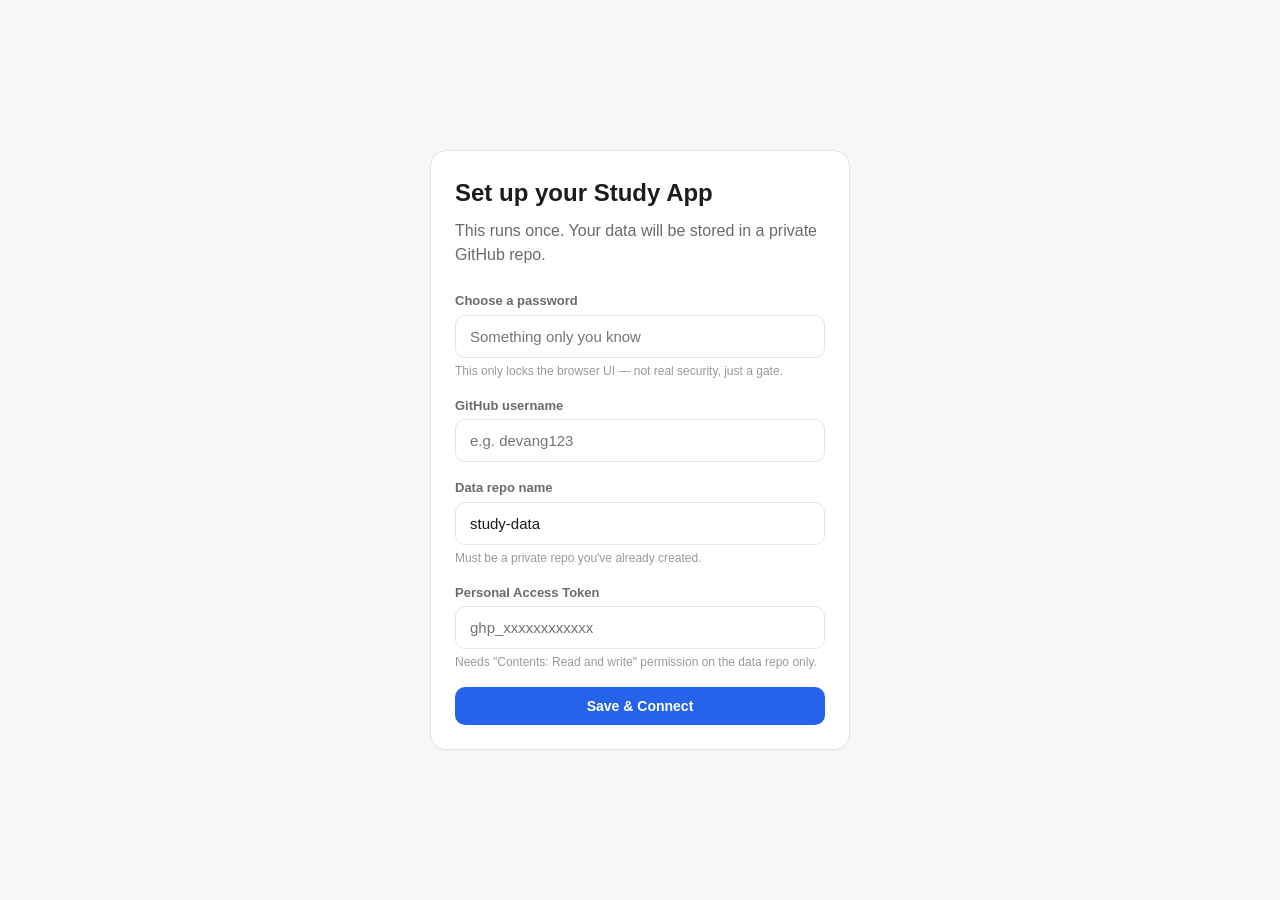
<file: index.html>
<!DOCTYPE html>
<html lang="en">
<head>
  <meta charset="UTF-8" />
  <meta name="viewport" content="width=device-width, initial-scale=1.0" />
  <title>Study App — Login</title>
  <link rel="stylesheet" href="css/style.css" />
</head>
<body>

  <div class="center-screen">
    <div class="card" style="max-width: 420px; width: 100%;">

      <!-- ============ LOGIN VIEW (returning user) ============ -->
      <div id="login-view" class="hidden">
        <h2 class="mb-sm">Welcome back</h2>
        <p class="text-muted mb-lg">Enter your password to continue.</p>

        <div class="form-group">
          <label class="form-label" for="login-password">Password</label>
          <input
            type="password"
            id="login-password"
            class="form-input"
            placeholder="Enter your password"
            autocomplete="current-password"
          />
        </div>

        <button id="login-btn" class="btn btn-primary btn-block">Unlock</button>
        <p id="login-error" class="text-center mt-md hidden" style="color: var(--color-error); font-size: 13px;"></p>

        <p class="text-center mt-lg">
          <a href="#" id="show-reset-link" style="font-size: 13px;">Reset setup</a>
        </p>
      </div>

      <!-- ============ SETUP VIEW (first time) ============ -->
      <div id="setup-view" class="hidden">
        <h2 class="mb-sm">Set up your Study App</h2>
        <p class="text-muted mb-lg">This runs once. Your data will be stored in a private GitHub repo.</p>

        <div class="form-group">
          <label class="form-label" for="setup-password">Choose a password</label>
          <input
            type="password"
            id="setup-password"
            class="form-input"
            placeholder="Something only you know"
            autocomplete="new-password"
          />
          <p class="form-hint">This only locks the browser UI — not real security, just a gate.</p>
        </div>

        <div class="form-group">
          <label class="form-label" for="setup-owner">GitHub username</label>
          <input
            type="text"
            id="setup-owner"
            class="form-input"
            placeholder="e.g. devang123"
          />
        </div>

        <div class="form-group">
          <label class="form-label" for="setup-repo">Data repo name</label>
          <input
            type="text"
            id="setup-repo"
            class="form-input"
            placeholder="study-data"
            value="study-data"
          />
          <p class="form-hint">Must be a private repo you've already created.</p>
        </div>

        <div class="form-group">
          <label class="form-label" for="setup-token">Personal Access Token</label>
          <input
            type="password"
            id="setup-token"
            class="form-input"
            placeholder="ghp_xxxxxxxxxxxx"
            autocomplete="off"
          />
          <p class="form-hint">
            Needs "Contents: Read and write" permission on the data repo only.
          </p>
        </div>

        <button id="setup-btn" class="btn btn-primary btn-block">Save &amp; Connect</button>
        <p id="setup-error" class="text-center mt-md hidden" style="color: var(--color-error); font-size: 13px;"></p>
        <p id="setup-status" class="text-center mt-md text-faint hidden" style="font-size: 13px;"></p>
      </div>

      <!-- ============ RESET CONFIRM VIEW ============ -->
      <div id="reset-view" class="hidden">
        <h2 class="mb-sm">Reset setup?</h2>
        <p class="text-muted mb-lg">
          This clears your saved password and GitHub connection from this browser.
          Your data in the GitHub repo is <strong>not</strong> deleted.
        </p>
        <button id="confirm-reset-btn" class="btn btn-danger btn-block">Yes, reset this browser</button>
        <button id="cancel-reset-btn" class="btn btn-secondary btn-block mt-sm">Cancel</button>
      </div>

    </div>
  </div>

  <script src="js/utils.js"></script>
  <script src="js/github-api.js"></script>
  <script src="js/auth.js"></script>
  <script>
    const loginView = document.getElementById("login-view");
    const setupView = document.getElementById("setup-view");
    const resetView = document.getElementById("reset-view");

    function showView(view) {
      [loginView, setupView, resetView].forEach(v => v.classList.add("hidden"));
      view.classList.remove("hidden");
    }

    function init() {
      if (Auth.isFullySetUp()) {
        showView(loginView);
      } else {
        showView(setupView);
      }
    }

    /* ---------- Login flow ---------- */

    document.getElementById("login-btn").addEventListener("click", async () => {
      const password = document.getElementById("login-password").value;
      const errorEl = document.getElementById("login-error");
      errorEl.classList.add("hidden");

      if (!password) {
        errorEl.textContent = "Please enter your password.";
        errorEl.classList.remove("hidden");
        return;
      }

      const ok = await Auth.checkPassword(password);
      if (ok) {
        Auth.unlock();
        window.location.href = "home.html";
      } else {
        errorEl.textContent = "Incorrect password.";
        errorEl.classList.remove("hidden");
      }
    });

    document.getElementById("login-password").addEventListener("keydown", (e) => {
      if (e.key === "Enter") document.getElementById("login-btn").click();
    });

    /* ---------- Setup flow ---------- */

    document.getElementById("setup-btn").addEventListener("click", async () => {
      const password = document.getElementById("setup-password").value;
      const owner = document.getElementById("setup-owner").value.trim();
      const repo = document.getElementById("setup-repo").value.trim() || "study-data";
      const token = document.getElementById("setup-token").value.trim();

      const errorEl = document.getElementById("setup-error");
      const statusEl = document.getElementById("setup-status");
      errorEl.classList.add("hidden");
      statusEl.classList.add("hidden");

      if (!password || !owner || !repo || !token) {
        errorEl.textContent = "Please fill in all fields.";
        errorEl.classList.remove("hidden");
        return;
      }

      const btn = document.getElementById("setup-btn");
      btn.disabled = true;
      statusEl.textContent = "Testing connection to GitHub…";
      statusEl.classList.remove("hidden");

      // Temporarily save config so testConnection can use it
      GitHubAPI.saveConfig({ token, owner, repo, branch: "main" });

      const works = await GitHubAPI.testConnection();

      if (!works) {
        GitHubAPI.clearConfig();
        btn.disabled = false;
        statusEl.classList.add("hidden");
        errorEl.textContent = "Couldn't connect. Check your username, repo name, and token permissions.";
        errorEl.classList.remove("hidden");
        return;
      }

      await Auth.setPassword(password);
      Auth.unlock();
      window.location.href = "home.html";
    });

    /* ---------- Reset flow ---------- */

    document.getElementById("show-reset-link").addEventListener("click", (e) => {
      e.preventDefault();
      showView(resetView);
    });

    document.getElementById("cancel-reset-btn").addEventListener("click", () => {
      showView(loginView);
    });

    document.getElementById("confirm-reset-btn").addEventListener("click", () => {
      localStorage.clear();
      sessionStorage.clear();
      showView(setupView);
    });

    init();
  </script>
</body>
</html>
</file>
<file: css/style.css>
/* ============================================
   STUDY APP — GLOBAL STYLES (Light Mode Only)
   ============================================ */

:root {
  /* Colors */
  --color-bg: #f7f7f5;
  --color-surface: #ffffff;
  --color-surface-alt: #fafaf9;
  --color-border: #e5e5e3;
  --color-text: #1c1c1a;
  --color-text-muted: #6b6b68;
  --color-text-faint: #9a9a97;

  --color-primary: #2563eb;
  --color-primary-hover: #1d4ed8;
  --color-primary-light: #eff6ff;

  --color-success: #16a34a;
  --color-success-bg: #dcfce7;
  --color-success-border: #86efac;

  --color-error: #dc2626;
  --color-error-bg: #fee2e2;
  --color-error-border: #fca5a5;

  --color-warning: #d97706;
  --color-warning-bg: #fef3c7;

  /* Spacing */
  --space-xs: 4px;
  --space-sm: 8px;
  --space-md: 16px;
  --space-lg: 24px;
  --space-xl: 32px;
  --space-2xl: 48px;

  /* Radius */
  --radius-sm: 6px;
  --radius-md: 10px;
  --radius-lg: 16px;

  /* Shadows */
  --shadow-sm: 0 1px 2px rgba(0, 0, 0, 0.04);
  --shadow-md: 0 2px 8px rgba(0, 0, 0, 0.06);
  --shadow-lg: 0 8px 24px rgba(0, 0, 0, 0.08);

  /* Font */
  --font-base: -apple-system, BlinkMacSystemFont, "Segoe UI", Roboto, Helvetica, Arial, sans-serif;
}

* {
  box-sizing: border-box;
  margin: 0;
  padding: 0;
}

html, body {
  height: 100%;
}

body {
  font-family: var(--font-base);
  background: var(--color-bg);
  color: var(--color-text);
  font-size: 16px;
  line-height: 1.5;
  -webkit-font-smoothing: antialiased;
}

a {
  color: var(--color-primary);
  text-decoration: none;
}

/* ============================================
   LAYOUT
   ============================================ */

.page {
  min-height: 100vh;
  display: flex;
  flex-direction: column;
}

.container {
  width: 100%;
  max-width: 720px;
  margin: 0 auto;
  padding: var(--space-lg);
}

.container-wide {
  width: 100%;
  max-width: 1000px;
  margin: 0 auto;
  padding: var(--space-lg);
}

.center-screen {
  min-height: 100vh;
  display: flex;
  align-items: center;
  justify-content: center;
  padding: var(--space-lg);
}

/* ============================================
   NAVBAR
   ============================================ */

.navbar {
  background: var(--color-surface);
  border-bottom: 1px solid var(--color-border);
  padding: var(--space-md) var(--space-lg);
  display: flex;
  align-items: center;
  justify-content: space-between;
  position: sticky;
  top: 0;
  z-index: 10;
}

.navbar-brand {
  font-weight: 700;
  font-size: 18px;
  color: var(--color-text);
}

.navbar-links {
  display: flex;
  gap: var(--space-lg);
  align-items: center;
}

.navbar-links a {
  color: var(--color-text-muted);
  font-size: 14px;
  font-weight: 500;
}

.navbar-links a:hover,
.navbar-links a.active {
  color: var(--color-primary);
}

/* ============================================
   CARD
   ============================================ */

.card {
  background: var(--color-surface);
  border: 1px solid var(--color-border);
  border-radius: var(--radius-lg);
  padding: var(--space-lg);
  box-shadow: var(--shadow-sm);
}

.card-title {
  font-size: 14px;
  font-weight: 600;
  color: var(--color-text-muted);
  text-transform: uppercase;
  letter-spacing: 0.03em;
  margin-bottom: var(--space-sm);
}

.card-value {
  font-size: 32px;
  font-weight: 700;
  color: var(--color-text);
}

.card-sub {
  font-size: 13px;
  color: var(--color-text-faint);
  margin-top: var(--space-xs);
}

/* Grid of stat cards */
.stat-grid {
  display: grid;
  grid-template-columns: repeat(auto-fit, minmax(140px, 1fr));
  gap: var(--space-md);
  margin-bottom: var(--space-lg);
}

/* ============================================
   BUTTONS
   ============================================ */

.btn {
  display: inline-flex;
  align-items: center;
  justify-content: center;
  gap: var(--space-sm);
  padding: 10px 20px;
  border-radius: var(--radius-md);
  border: 1px solid transparent;
  font-size: 14px;
  font-weight: 600;
  cursor: pointer;
  transition: all 0.15s ease;
  font-family: inherit;
}

.btn-primary {
  background: var(--color-primary);
  color: #fff;
}
.btn-primary:hover {
  background: var(--color-primary-hover);
}

.btn-secondary {
  background: var(--color-surface);
  border-color: var(--color-border);
  color: var(--color-text);
}
.btn-secondary:hover {
  background: var(--color-surface-alt);
}

.btn-danger {
  background: var(--color-error-bg);
  color: var(--color-error);
  border-color: var(--color-error-border);
}
.btn-danger:hover {
  background: #fecaca;
}

.btn-block {
  width: 100%;
}

.btn-sm {
  padding: 6px 12px;
  font-size: 13px;
}

.btn:disabled {
  opacity: 0.5;
  cursor: not-allowed;
}

/* ============================================
   FORMS
   ============================================ */

.form-group {
  margin-bottom: var(--space-md);
}

.form-label {
  display: block;
  font-size: 13px;
  font-weight: 600;
  color: var(--color-text-muted);
  margin-bottom: var(--space-xs);
}

.form-input,
.form-textarea,
.form-select {
  width: 100%;
  padding: 12px 14px;
  border: 1.5px solid var(--color-border);
  border-radius: var(--radius-md);
  font-size: 15px;
  font-family: inherit;
  background: var(--color-surface);
  color: var(--color-text);
  transition: border-color 0.15s ease;
}

.form-input:focus,
.form-textarea:focus,
.form-select:focus {
  outline: none;
  border-color: var(--color-primary);
}

.form-textarea {
  resize: vertical;
  min-height: 80px;
}

.form-hint {
  font-size: 12px;
  color: var(--color-text-faint);
  margin-top: var(--space-xs);
}

/* Answer input states (practice page) */
.answer-input {
  width: 100%;
  padding: 16px;
  font-size: 18px;
  border: 2px solid var(--color-border);
  border-radius: var(--radius-md);
  text-align: center;
  font-weight: 600;
  transition: all 0.15s ease;
}

.answer-input:focus {
  outline: none;
  border-color: var(--color-primary);
}

.answer-input.correct {
  background: var(--color-success-bg);
  border-color: var(--color-success-border);
  color: var(--color-success);
}

.answer-input.incorrect {
  background: var(--color-error-bg);
  border-color: var(--color-error-border);
  color: var(--color-error);
}

/* ============================================
   PROGRESS BAR
   ============================================ */

.progress-bar-track {
  width: 100%;
  height: 10px;
  background: var(--color-border);
  border-radius: 999px;
  overflow: hidden;
}

.progress-bar-fill {
  height: 100%;
  background: var(--color-primary);
  border-radius: 999px;
  transition: width 0.3s ease;
}

.progress-bar-fill.complete {
  background: var(--color-success);
}

/* ============================================
   BADGES / TAGS
   ============================================ */

.badge {
  display: inline-flex;
  align-items: center;
  padding: 4px 10px;
  border-radius: 999px;
  font-size: 12px;
  font-weight: 600;
}

.badge-streak {
  background: var(--color-warning-bg);
  color: var(--color-warning);
}

.badge-success {
  background: var(--color-success-bg);
  color: var(--color-success);
}

/* ============================================
   LIST / TABLE (Admin)
   ============================================ */

.list-item {
  display: flex;
  align-items: center;
  justify-content: space-between;
  padding: var(--space-md);
  border-bottom: 1px solid var(--color-border);
}

.list-item:last-child {
  border-bottom: none;
}

.list-item-main {
  flex: 1;
  min-width: 0;
}

.list-item-title {
  font-weight: 600;
  font-size: 15px;
}

.list-item-sub {
  font-size: 13px;
  color: var(--color-text-faint);
  margin-top: 2px;
}

.list-item-actions {
  display: flex;
  gap: var(--space-sm);
  flex-shrink: 0;
}

/* ============================================
   MISC
   ============================================ */

.text-center { text-align: center; }
.text-muted { color: var(--color-text-muted); }
.text-faint { color: var(--color-text-faint); }
.mt-sm { margin-top: var(--space-sm); }
.mt-md { margin-top: var(--space-md); }
.mt-lg { margin-top: var(--space-lg); }
.mb-sm { margin-bottom: var(--space-sm); }
.mb-md { margin-bottom: var(--space-md); }
.mb-lg { margin-bottom: var(--space-lg); }

.hidden { display: none !important; }

.divider {
  height: 1px;
  background: var(--color-border);
  margin: var(--space-lg) 0;
}

.empty-state {
  text-align: center;
  padding: var(--space-2xl) var(--space-lg);
  color: var(--color-text-faint);
}

.spinner {
  border: 3px solid var(--color-border);
  border-top-color: var(--color-primary);
  border-radius: 50%;
  width: 24px;
  height: 24px;
  animation: spin 0.7s linear infinite;
  margin: 0 auto;
}

@keyframes spin {
  to { transform: rotate(360deg); }
}

.toast {
  position: fixed;
  bottom: var(--space-lg);
  left: 50%;
  transform: translateX(-50%);
  background: var(--color-text);
  color: #fff;
  padding: 12px 20px;
  border-radius: var(--radius-md);
  font-size: 14px;
  box-shadow: var(--shadow-lg);
  z-index: 100;
  opacity: 0;
  transition: opacity 0.2s ease;
  pointer-events: none;
}

.toast.show {
  opacity: 1;
}

.congrats-banner {
  background: var(--color-success-bg);
  border: 1px solid var(--color-success-border);
  color: var(--color-success);
  border-radius: var(--radius-lg);
  padding: var(--space-lg);
  text-align: center;
  font-weight: 600;
  margin-bottom: var(--space-lg);
}

/* ============================================
   RESPONSIVE
   ============================================ */

@media (max-width: 600px) {
  .container, .container-wide {
    padding: var(--space-md);
  }
  .navbar {
    padding: var(--space-sm) var(--space-md);
  }
  .navbar-links {
    gap: var(--space-md);
  }
  .card-value {
    font-size: 26px;
  }
  .stat-grid {
    grid-template-columns: repeat(2, 1fr);
  }
}
</file>
